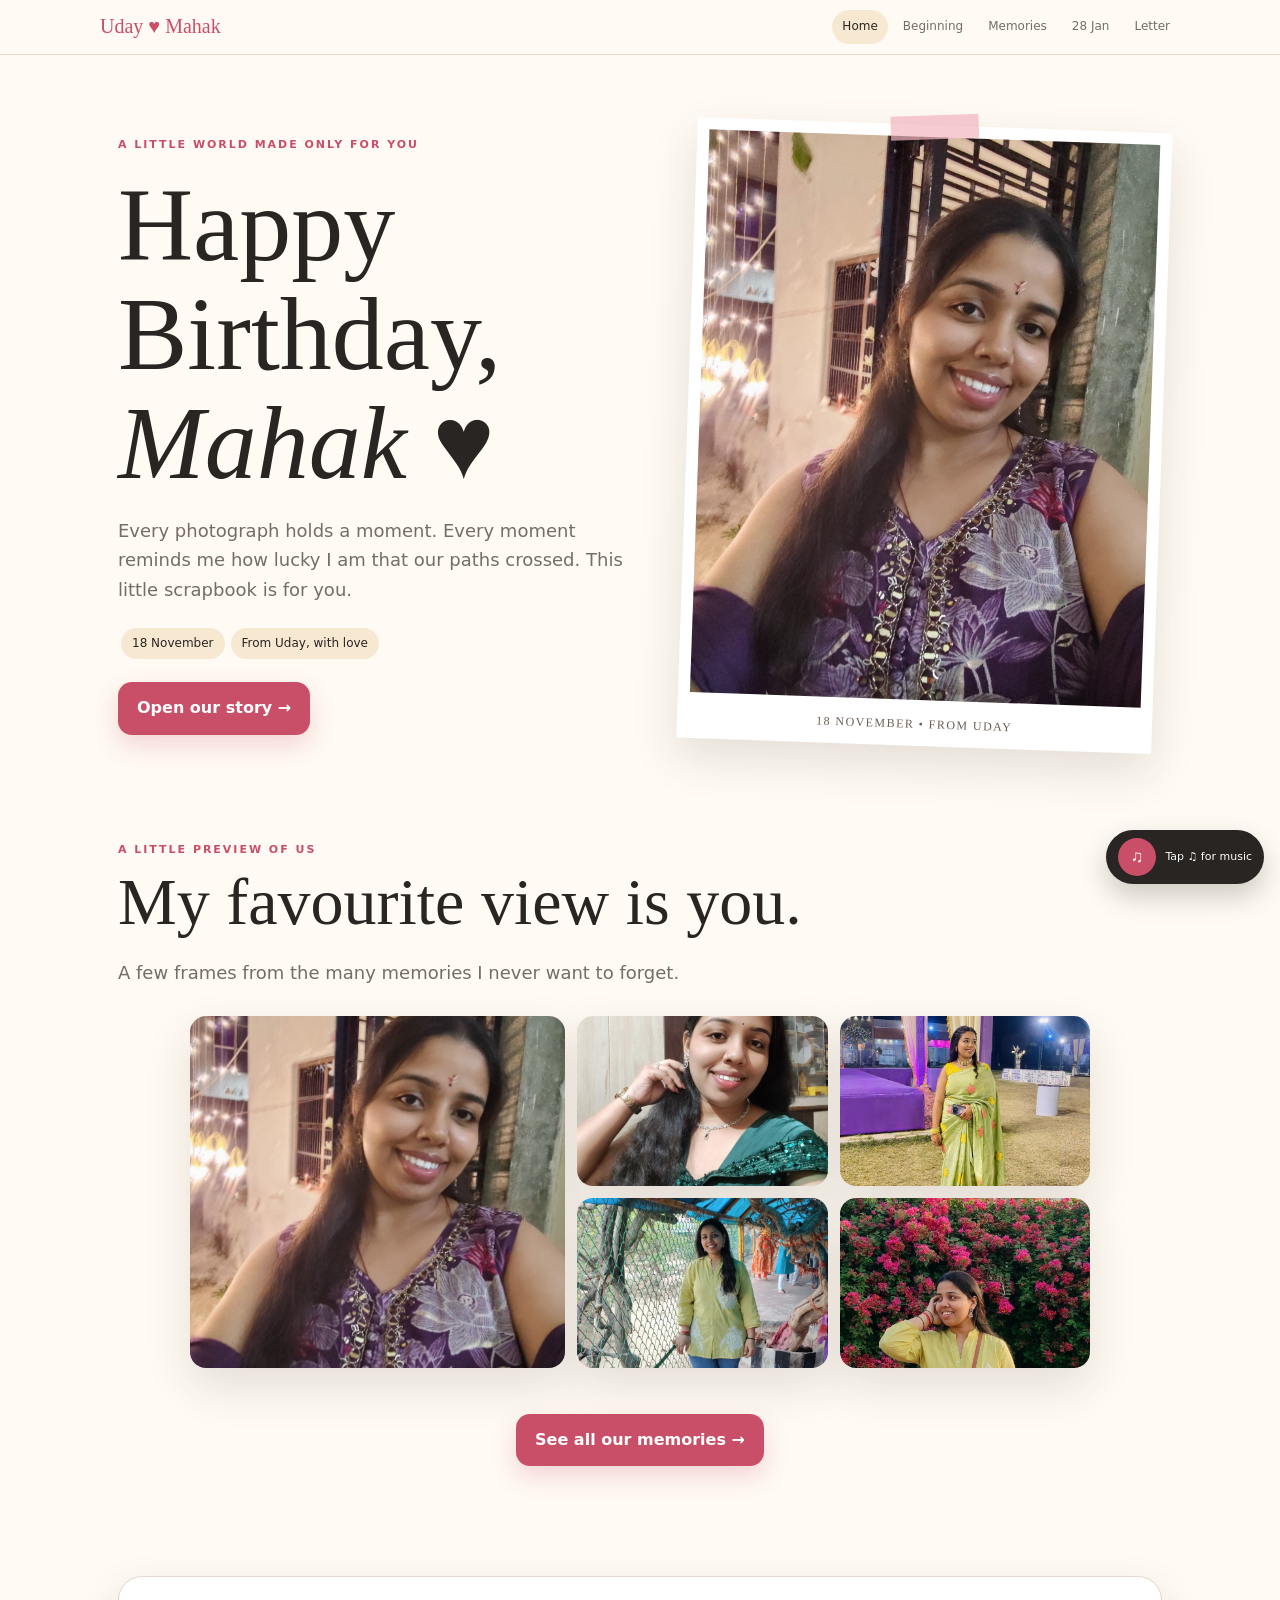
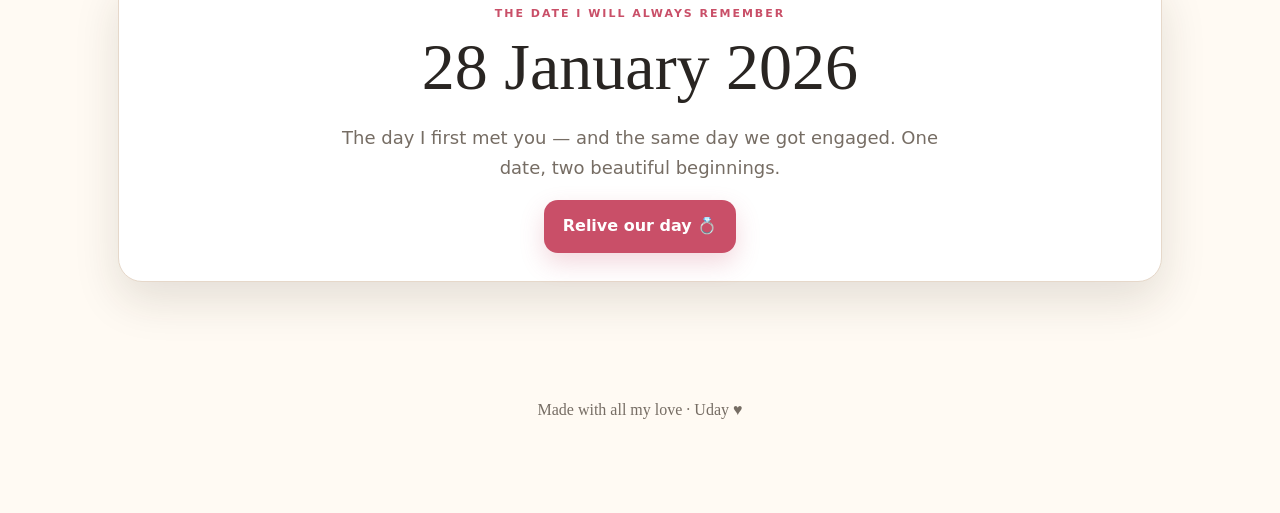
<file: index.html>
<!doctype html><html lang="en"><head><meta charset="utf-8"><meta name="viewport" content="width=device-width,initial-scale=1"><meta name="theme-color" content="#fff8f2"><title>Happy Birthday Mahak ♥</title><link rel="stylesheet" href="style.css"></head><body data-music="music/home.mp3">
<nav class="nav"><div class="nav-inner"><div class="brand">Uday ♥ Mahak</div><div class="navlinks"><a class="active" href="index.html">Home</a><a data-nav href="story.html">Beginning</a><a data-nav href="gallery.html">Memories</a><a data-nav href="engagement.html">28 Jan</a><a data-nav href="letter.html">Letter</a></div></div></nav>
<main class="hero"><div><div class="kicker">A little world made only for you</div><h1>Happy Birthday,<br><i>Mahak</i> ♥</h1><p class="lead">Every photograph holds a moment. Every moment reminds me how lucky I am that our paths crossed. This little scrapbook is for you.</p><span class="badge">18 November</span><span class="badge">From Uday, with love</span><br><a class="btn" data-unlock data-nav href="story.html">Open our story →</a></div><div class="hero-card"><div class="tape"></div><img src="images/mahak-new-2026.jpeg" alt="Mahak, the birthday girl"></div></main>
<section class="section"><div class="kicker">A little preview of us</div><h2>My favourite view is you.</h2><p class="lead">A few frames from the many memories I never want to forget.</p><div class="home-collage"><img class="c1" src="images/mahak-new-2026.jpeg" alt="Mahak"><img class="c2" src="images/mahak-05.jpeg" alt="Mahak memory"><img class="c3" src="images/mahak-17.jpeg" alt="Mahak memory"><img class="c4" src="images/mahak-16.jpeg" alt="Mahak memory"><img class="c5" src="images/mahak-08.jpeg" alt="Mahak memory"></div><div class="center"><a class="btn" data-nav href="gallery.html">See all our memories →</a></div></section>
<section class="section"><div class="paper center"><div class="kicker">The date I will always remember</div><h2>28 January 2026</h2><p class="lead" style="margin:auto">The day I first met you — and the same day we got engaged. One date, two beautiful beginnings.</p><a class="btn" data-nav href="engagement.html">Relive our day 💍</a></div></section><footer class="footer">Made with all my love · Uday ♥</footer><div class="music"><button id="musicToggle" aria-label="Play or pause music">♫</button><small id="musicStatus">Tap ♫ for music</small><audio id="pageMusic" preload="auto"></audio></div><script src="script.js"></script></body></html>
</file>
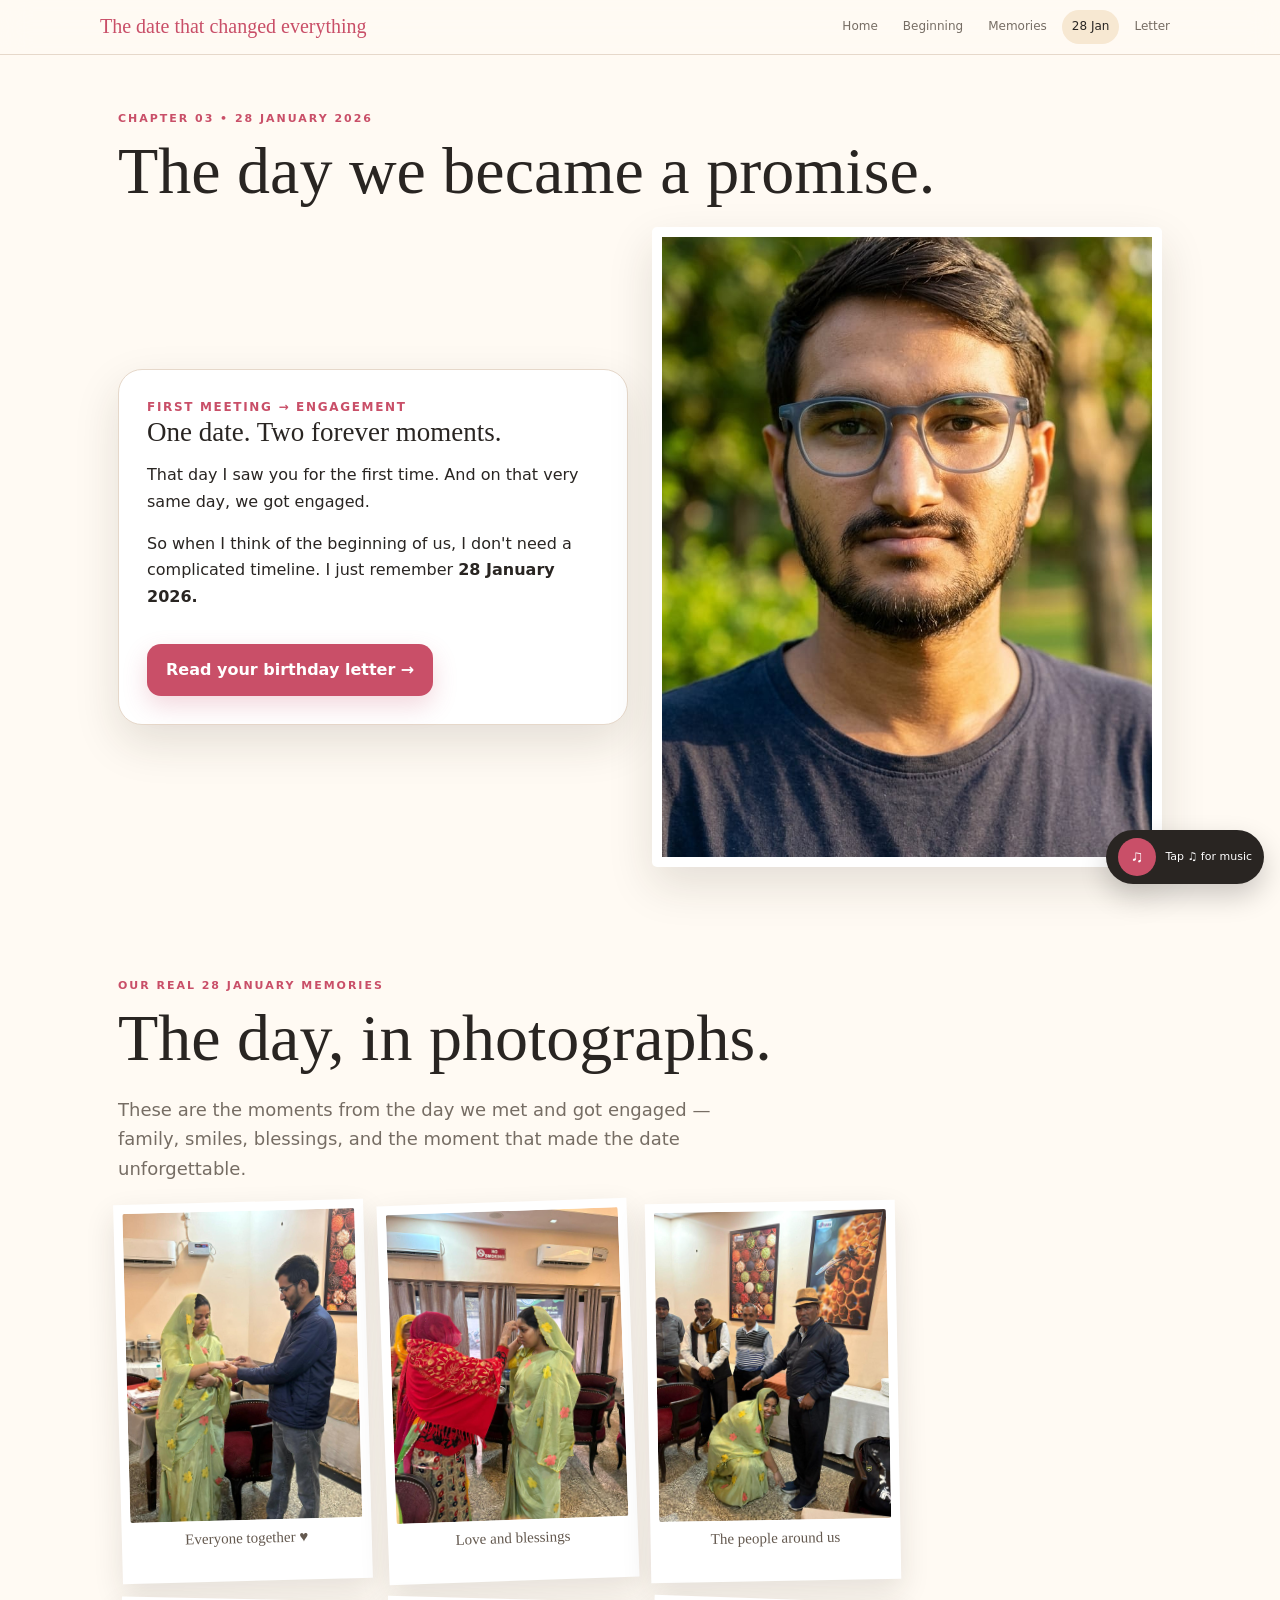
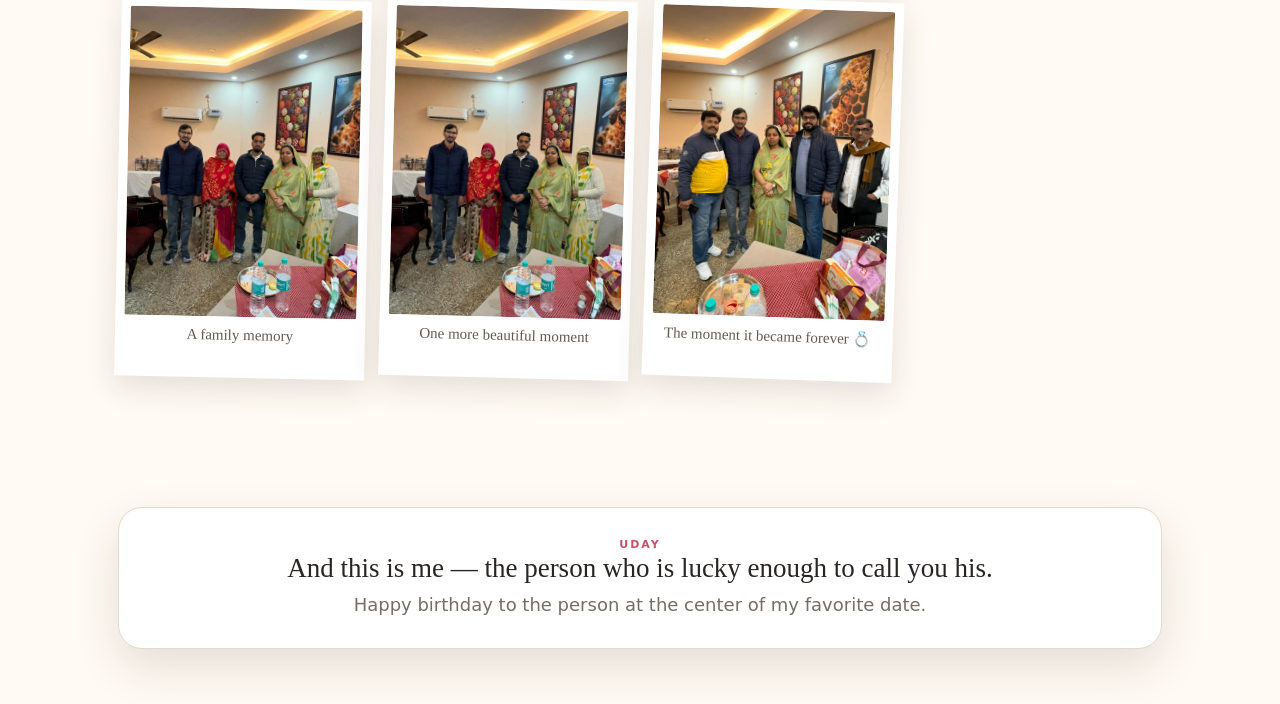
<file: engagement.html>
<!doctype html><html><head><meta charset="utf-8"><meta name="viewport" content="width=device-width,initial-scale=1"><title>28 January 2026</title><link rel="stylesheet" href="style.css"></head><body data-music="music/home.mp3"><nav class="nav"><div class="nav-inner"><div class="brand">The date that changed everything</div><div class="navlinks"><a data-nav href="index.html">Home</a><a data-nav href="story.html">Beginning</a><a data-nav href="gallery.html">Memories</a><a class="active" href="engagement.html">28 Jan</a><a data-nav href="letter.html">Letter</a></div></div></nav><section class="section"><div class="kicker">Chapter 03 • 28 January 2026</div><h2>The day we became a promise.</h2><div class="split"><div class="paper"><div class="date">First meeting → engagement</div><h3>One date. Two forever moments.</h3><p>That day I saw you for the first time. And on that very same day, we got engaged.</p><p>So when I think of the beginning of us, I don't need a complicated timeline. I just remember <b>28 January 2026.</b></p><a class="btn" data-nav href="letter.html">Read your birthday letter →</a></div><div class="photo"><img src="images/Uday2.jpeg" alt="Uday"></div></div></section><section class="section"><div class="kicker">Our real 28 January memories</div><h2>The day, in photographs.</h2><p class="lead">These are the moments from the day we met and got engaged — family, smiles, blessings, and the moment that made the date unforgettable.</p><div class="polaroid-grid">
<figure class="polaroid" style="--r:-1.5deg"><img src="images/engagement-01.jpeg" alt="Family gathering on 28 January 2026"><figcaption>Everyone together ♥</figcaption></figure>
<figure class="polaroid" style="--r:1.2deg"><img src="images/engagement-02.jpeg" alt="Family memory from the engagement day"><figcaption>A family memory</figcaption></figure>
<figure class="polaroid" style="--r:-2deg"><img src="images/engagement-03.jpeg" alt="Mahak with family on the engagement day"><figcaption>Love and blessings</figcaption></figure>
<figure class="polaroid" style="--r:1.5deg"><img src="images/engagement-04.jpeg" alt="Mahak with family"><figcaption>One more beautiful moment</figcaption></figure>
<figure class="polaroid" style="--r:-1deg"><img src="images/engagement-05.jpeg" alt="Family gathering"><figcaption>The people around us</figcaption></figure>
<figure class="polaroid" style="--r:2deg"><img src="images/engagement-06.jpeg" alt="Uday and Mahak exchanging rings"><figcaption>The moment it became forever 💍</figcaption></figure>
</div></section>
<section class="section"><div class="paper" style="text-align:center"><div class="kicker">Uday</div><h3>And this is me — the person who is lucky enough to call you his.</h3><p class="lead" style="margin:auto">Happy birthday to the person at the center of my favorite date.</p></div></section><div class="music"><button id="musicToggle">♫</button><small id="musicStatus">Music</small><audio id="pageMusic" preload="auto"></audio></div><script src="script.js"></script></body></html>
</file>
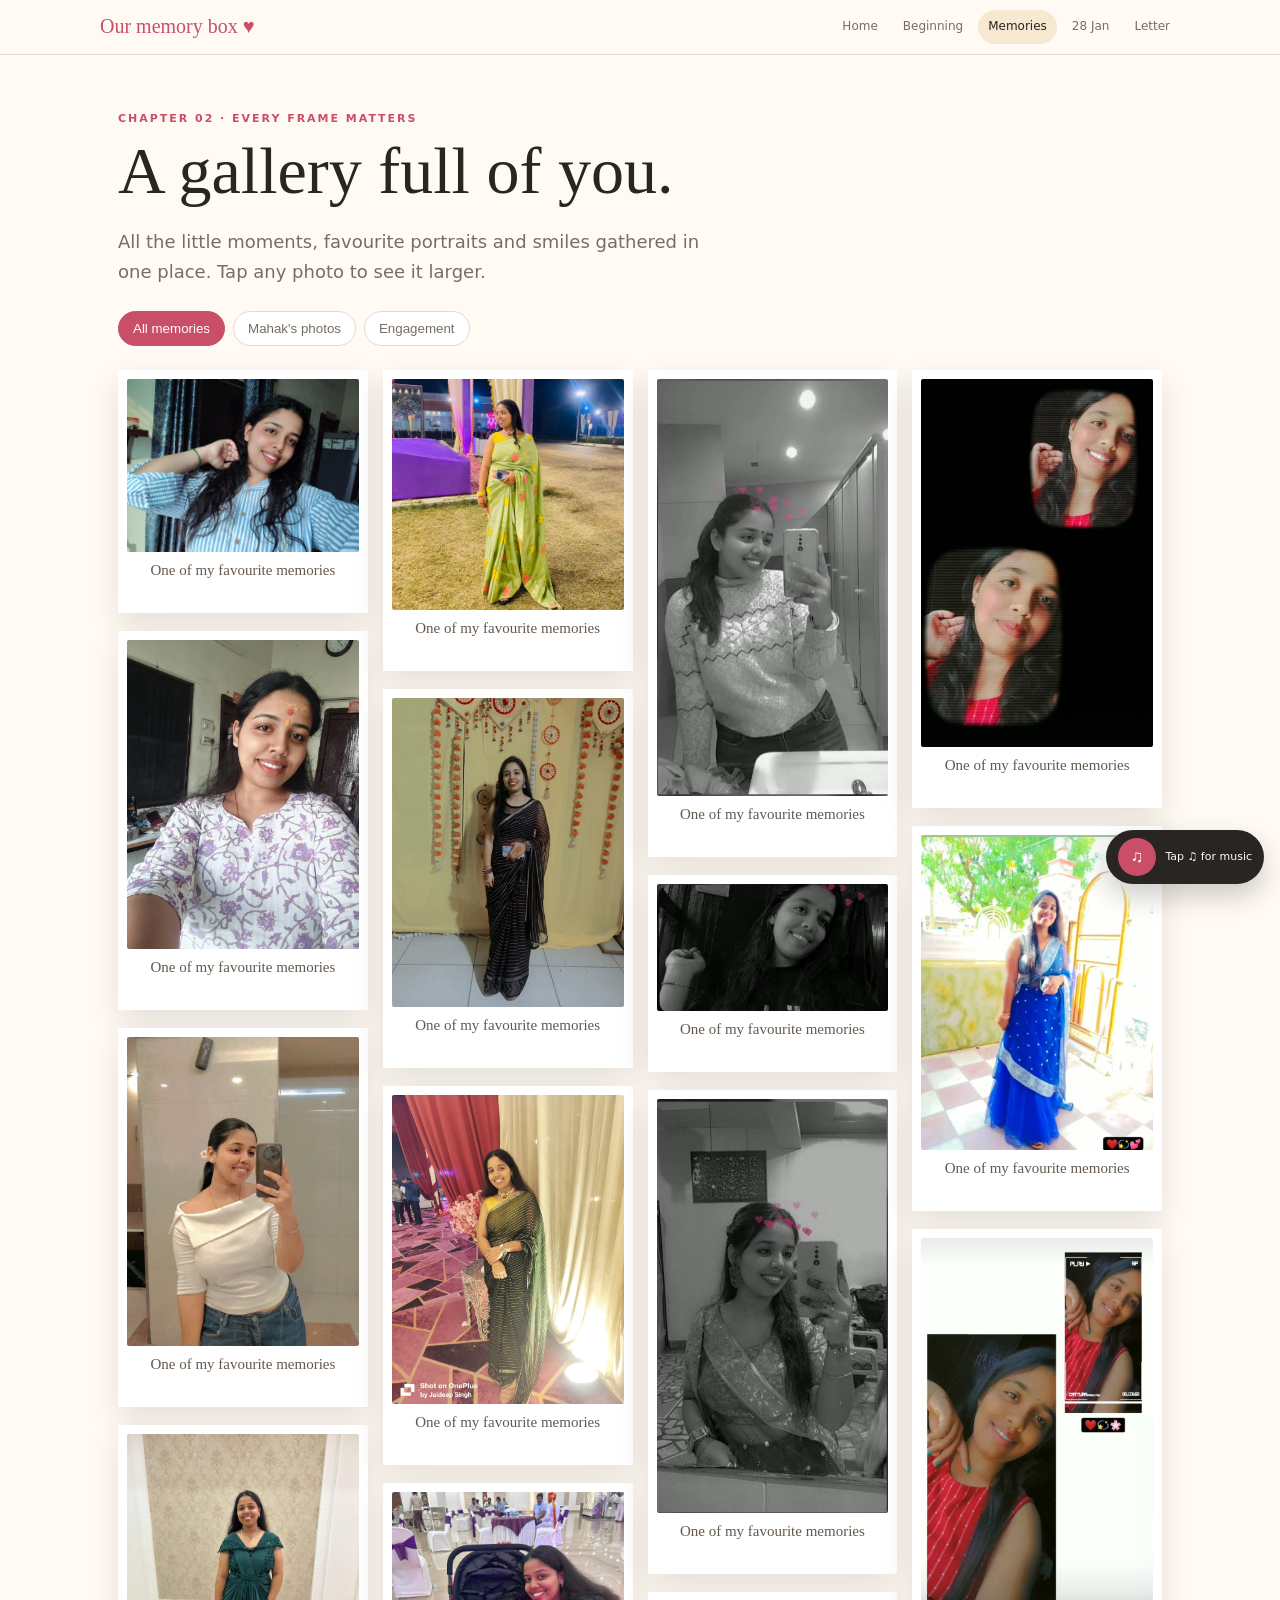
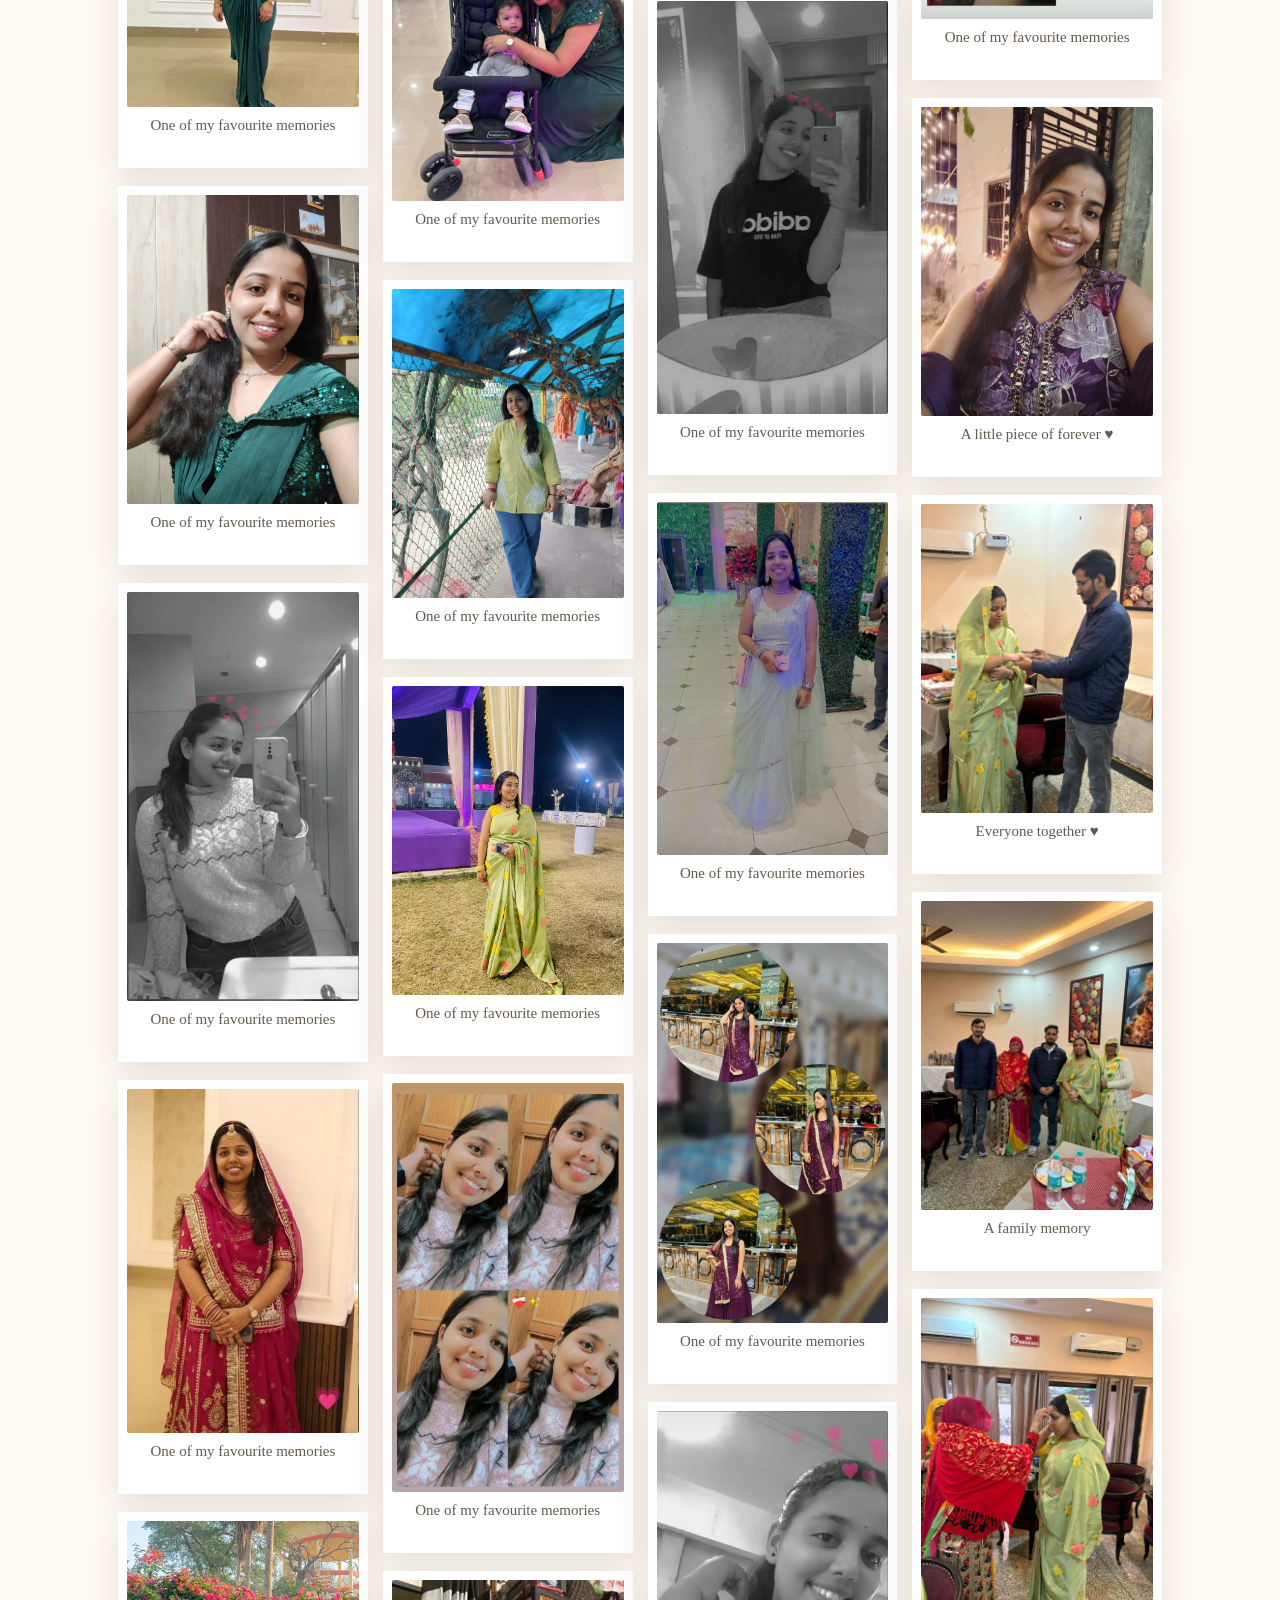
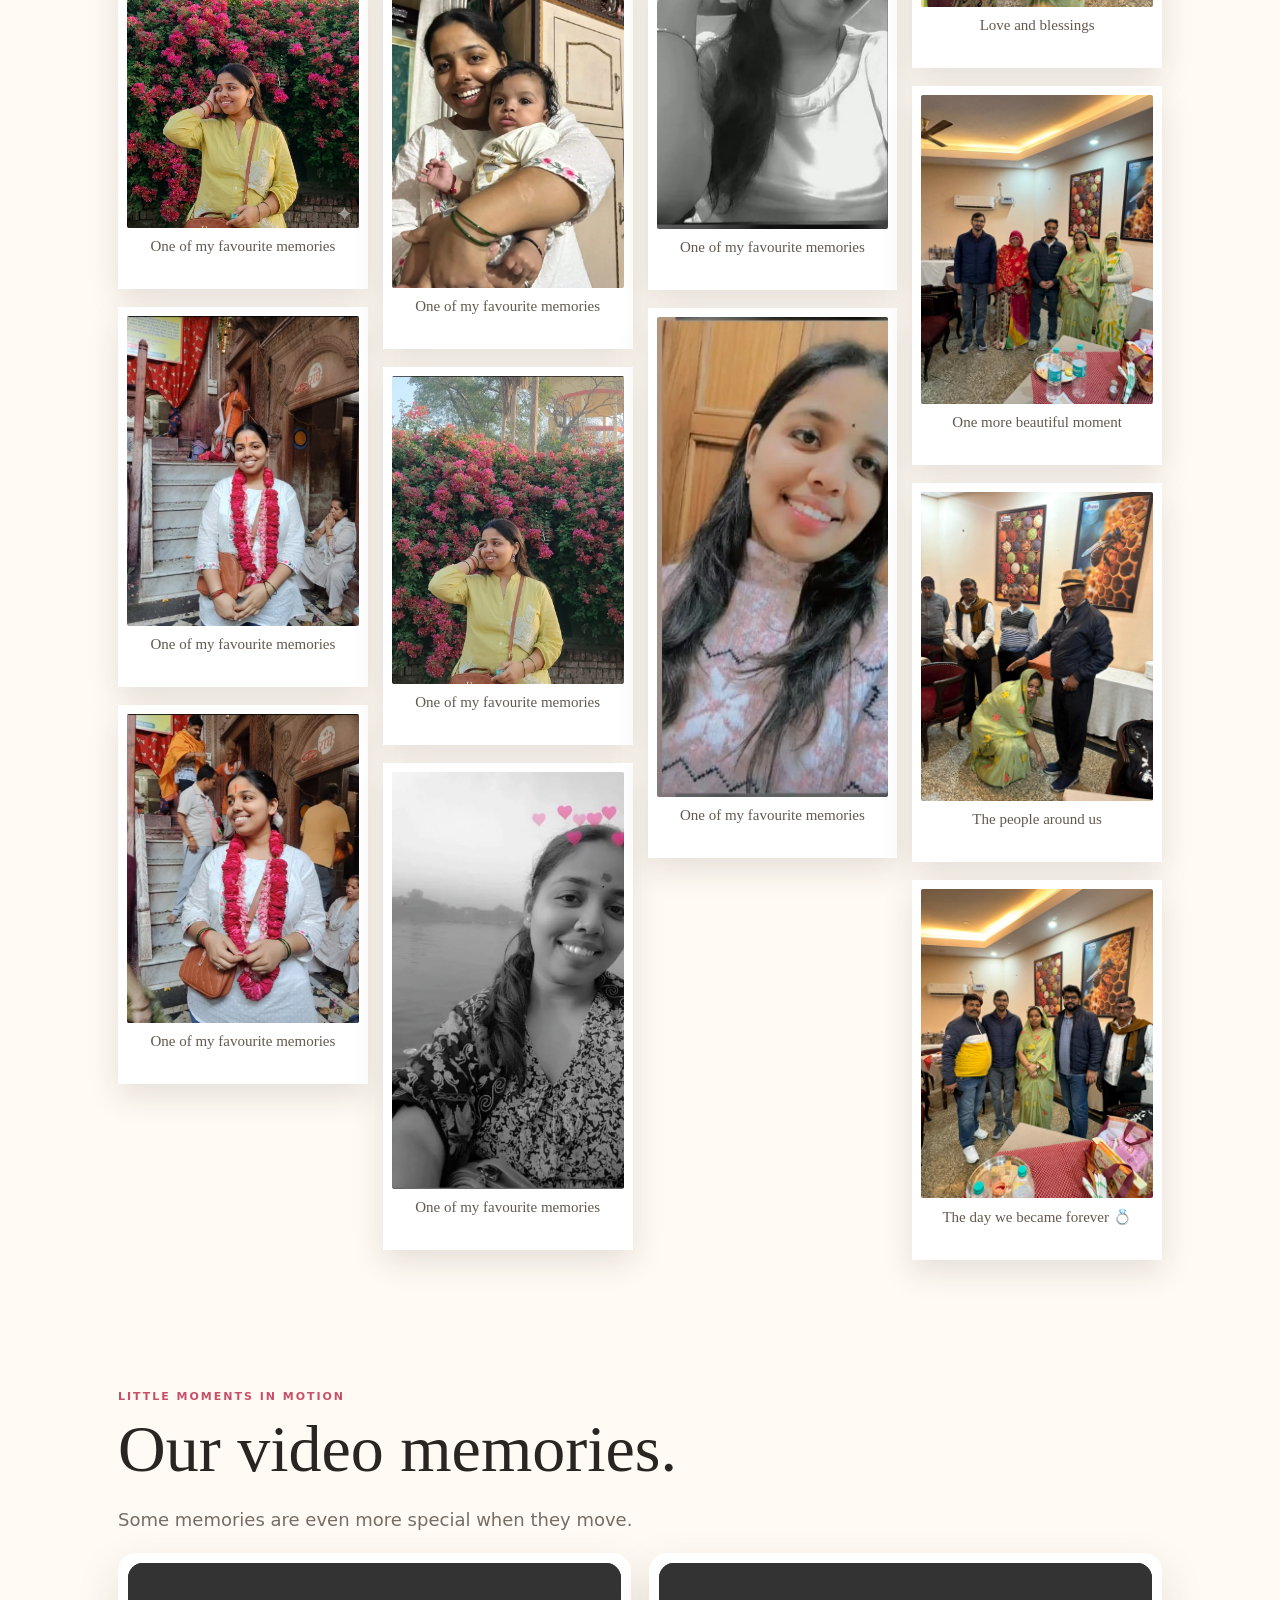
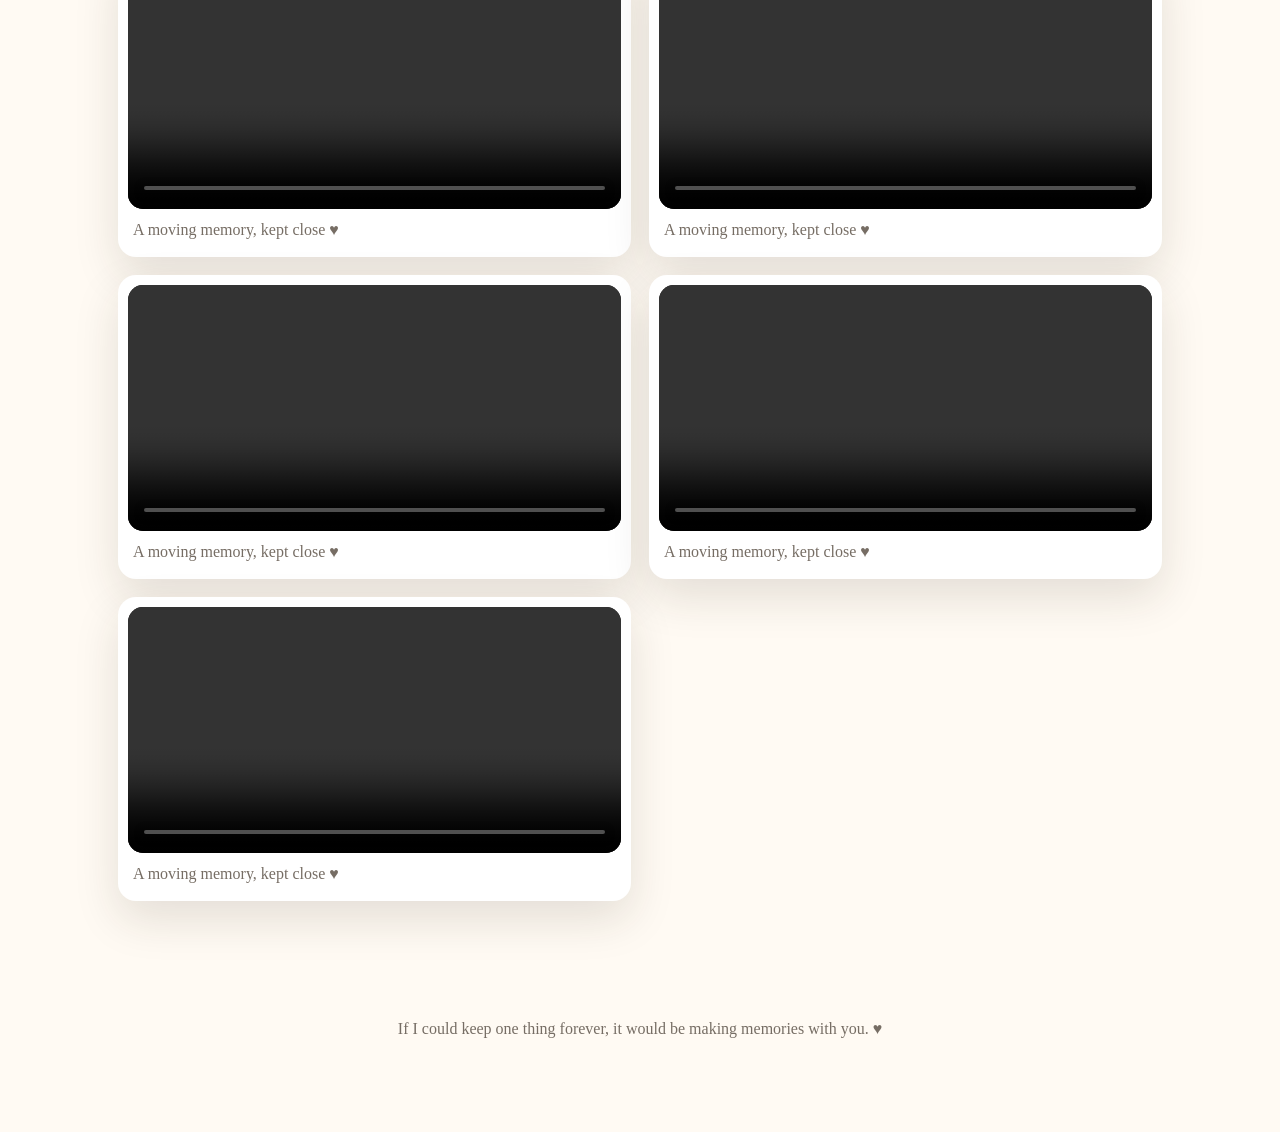
<file: gallery.html>
<!doctype html><html lang="en"><head><meta charset="utf-8"><meta name="viewport" content="width=device-width,initial-scale=1"><title>Our Memories · Mahak & Uday</title><link rel="stylesheet" href="style.css"></head><body data-music="music/home.mp3"><nav class="nav"><div class="nav-inner"><div class="brand">Our memory box ♥</div><div class="navlinks"><a data-nav href="index.html">Home</a><a data-nav href="story.html">Beginning</a><a class="active" href="gallery.html">Memories</a><a data-nav href="engagement.html">28 Jan</a><a data-nav href="letter.html">Letter</a></div></div></nav>
<section class="section"><div class="kicker">Chapter 02 · Every frame matters</div><h2>A gallery full of you.</h2><p class="lead">All the little moments, favourite portraits and smiles gathered in one place. Tap any photo to see it larger.</p><div class="filter-row"><button class="filter active" data-filter="all">All memories</button><button class="filter" data-filter="portrait">Mahak's photos</button><button class="filter" data-filter="engagement">Engagement</button></div><div class="polaroid-grid" id="memoryGrid"><figure class="polaroid" data-kind="portrait"><img loading="lazy" src="images/mahak-01.jpeg" alt="Mahak memory" onclick="openPhoto(this.src)"><figcaption>One of my favourite memories</figcaption></figure>
<figure class="polaroid" data-kind="portrait"><img loading="lazy" src="images/mahak-02.jpeg" alt="Mahak memory" onclick="openPhoto(this.src)"><figcaption>One of my favourite memories</figcaption></figure>
<figure class="polaroid" data-kind="portrait"><img loading="lazy" src="images/mahak-03.jpeg" alt="Mahak memory" onclick="openPhoto(this.src)"><figcaption>One of my favourite memories</figcaption></figure>
<figure class="polaroid" data-kind="portrait"><img loading="lazy" src="images/mahak-04.jpeg" alt="Mahak memory" onclick="openPhoto(this.src)"><figcaption>One of my favourite memories</figcaption></figure>
<figure class="polaroid" data-kind="portrait"><img loading="lazy" src="images/mahak-05.jpeg" alt="Mahak memory" onclick="openPhoto(this.src)"><figcaption>One of my favourite memories</figcaption></figure>
<figure class="polaroid" data-kind="portrait"><img loading="lazy" src="images/mahak-06.jpeg" alt="Mahak memory" onclick="openPhoto(this.src)"><figcaption>One of my favourite memories</figcaption></figure>
<figure class="polaroid" data-kind="portrait"><img loading="lazy" src="images/mahak-07.jpeg" alt="Mahak memory" onclick="openPhoto(this.src)"><figcaption>One of my favourite memories</figcaption></figure>
<figure class="polaroid" data-kind="portrait"><img loading="lazy" src="images/mahak-08.jpeg" alt="Mahak memory" onclick="openPhoto(this.src)"><figcaption>One of my favourite memories</figcaption></figure>
<figure class="polaroid" data-kind="portrait"><img loading="lazy" src="images/mahak-09.jpeg" alt="Mahak memory" onclick="openPhoto(this.src)"><figcaption>One of my favourite memories</figcaption></figure>
<figure class="polaroid" data-kind="portrait"><img loading="lazy" src="images/mahak-10.jpeg" alt="Mahak memory" onclick="openPhoto(this.src)"><figcaption>One of my favourite memories</figcaption></figure>
<figure class="polaroid" data-kind="portrait"><img loading="lazy" src="images/mahak-12.jpeg" alt="Mahak memory" onclick="openPhoto(this.src)"><figcaption>One of my favourite memories</figcaption></figure>
<figure class="polaroid" data-kind="portrait"><img loading="lazy" src="images/mahak-13.jpeg" alt="Mahak memory" onclick="openPhoto(this.src)"><figcaption>One of my favourite memories</figcaption></figure>
<figure class="polaroid" data-kind="portrait"><img loading="lazy" src="images/mahak-14.jpeg" alt="Mahak memory" onclick="openPhoto(this.src)"><figcaption>One of my favourite memories</figcaption></figure>
<figure class="polaroid" data-kind="portrait"><img loading="lazy" src="images/mahak-15.jpeg" alt="Mahak memory" onclick="openPhoto(this.src)"><figcaption>One of my favourite memories</figcaption></figure>
<figure class="polaroid" data-kind="portrait"><img loading="lazy" src="images/mahak-16.jpeg" alt="Mahak memory" onclick="openPhoto(this.src)"><figcaption>One of my favourite memories</figcaption></figure>
<figure class="polaroid" data-kind="portrait"><img loading="lazy" src="images/mahak-17.jpeg" alt="Mahak memory" onclick="openPhoto(this.src)"><figcaption>One of my favourite memories</figcaption></figure>
<figure class="polaroid" data-kind="portrait"><img loading="lazy" src="images/mahak-18.jpeg" alt="Mahak memory" onclick="openPhoto(this.src)"><figcaption>One of my favourite memories</figcaption></figure>
<figure class="polaroid" data-kind="portrait"><img loading="lazy" src="images/mahak-19.jpeg" alt="Mahak memory" onclick="openPhoto(this.src)"><figcaption>One of my favourite memories</figcaption></figure>
<figure class="polaroid" data-kind="portrait"><img loading="lazy" src="images/mahak-20.jpeg" alt="Mahak memory" onclick="openPhoto(this.src)"><figcaption>One of my favourite memories</figcaption></figure>
<figure class="polaroid" data-kind="portrait"><img loading="lazy" src="images/mahak-21.jpeg" alt="Mahak memory" onclick="openPhoto(this.src)"><figcaption>One of my favourite memories</figcaption></figure>
<figure class="polaroid" data-kind="portrait"><img loading="lazy" src="images/mahak-22.jpeg" alt="Mahak memory" onclick="openPhoto(this.src)"><figcaption>One of my favourite memories</figcaption></figure>
<figure class="polaroid" data-kind="portrait"><img loading="lazy" src="images/mahak-23.jpeg" alt="Mahak memory" onclick="openPhoto(this.src)"><figcaption>One of my favourite memories</figcaption></figure>
<figure class="polaroid" data-kind="portrait"><img loading="lazy" src="images/mahak-231.jpeg" alt="Mahak memory" onclick="openPhoto(this.src)"><figcaption>One of my favourite memories</figcaption></figure>
<figure class="polaroid" data-kind="portrait"><img loading="lazy" src="images/mahak-232.jpeg" alt="Mahak memory" onclick="openPhoto(this.src)"><figcaption>One of my favourite memories</figcaption></figure>
<figure class="polaroid" data-kind="portrait"><img loading="lazy" src="images/mahak-233.jpeg" alt="Mahak memory" onclick="openPhoto(this.src)"><figcaption>One of my favourite memories</figcaption></figure>
<figure class="polaroid" data-kind="portrait"><img loading="lazy" src="images/mahak-234.jpeg" alt="Mahak memory" onclick="openPhoto(this.src)"><figcaption>One of my favourite memories</figcaption></figure>
<figure class="polaroid" data-kind="portrait"><img loading="lazy" src="images/mahak-235.jpeg" alt="Mahak memory" onclick="openPhoto(this.src)"><figcaption>One of my favourite memories</figcaption></figure>
<figure class="polaroid" data-kind="portrait"><img loading="lazy" src="images/mahak-236.jpeg" alt="Mahak memory" onclick="openPhoto(this.src)"><figcaption>One of my favourite memories</figcaption></figure>
<figure class="polaroid" data-kind="portrait"><img loading="lazy" src="images/mahak-237.jpeg" alt="Mahak memory" onclick="openPhoto(this.src)"><figcaption>One of my favourite memories</figcaption></figure>
<figure class="polaroid" data-kind="portrait"><img loading="lazy" src="images/mahak-238.jpeg" alt="Mahak memory" onclick="openPhoto(this.src)"><figcaption>One of my favourite memories</figcaption></figure>
<figure class="polaroid" data-kind="portrait"><img loading="lazy" src="images/mahak-239.jpeg" alt="Mahak memory" onclick="openPhoto(this.src)"><figcaption>One of my favourite memories</figcaption></figure>
<figure class="polaroid" data-kind="portrait"><img loading="lazy" src="images/mahak-new-2026.jpeg" alt="Mahak memory" onclick="openPhoto(this.src)"><figcaption>A little piece of forever ♥</figcaption></figure>
<figure class="polaroid" data-kind="engagement"><img loading="lazy" src="images/engagement-01.jpeg" alt="Our engagement memory" onclick="openPhoto(this.src)"><figcaption>Everyone together ♥</figcaption></figure>
<figure class="polaroid" data-kind="engagement"><img loading="lazy" src="images/engagement-02.jpeg" alt="Our engagement memory" onclick="openPhoto(this.src)"><figcaption>A family memory</figcaption></figure>
<figure class="polaroid" data-kind="engagement"><img loading="lazy" src="images/engagement-03.jpeg" alt="Our engagement memory" onclick="openPhoto(this.src)"><figcaption>Love and blessings</figcaption></figure>
<figure class="polaroid" data-kind="engagement"><img loading="lazy" src="images/engagement-04.jpeg" alt="Our engagement memory" onclick="openPhoto(this.src)"><figcaption>One more beautiful moment</figcaption></figure>
<figure class="polaroid" data-kind="engagement"><img loading="lazy" src="images/engagement-05.jpeg" alt="Our engagement memory" onclick="openPhoto(this.src)"><figcaption>The people around us</figcaption></figure>
<figure class="polaroid" data-kind="engagement"><img loading="lazy" src="images/engagement-06.jpeg" alt="Our engagement memory" onclick="openPhoto(this.src)"><figcaption>The day we became forever 💍</figcaption></figure></div></section>
<section class="section"><div class="kicker">Little moments in motion</div><h2>Our video memories.</h2><p class="lead">Some memories are even more special when they move.</p><div class="video-grid"><div class="video-card"><video controls playsinline preload="metadata" src="video/mahak-11.mp4"></video><p>A moving memory, kept close ♥</p></div>
<div class="video-card"><video controls playsinline preload="metadata" src="video/mahak-2310.mp4"></video><p>A moving memory, kept close ♥</p></div>
<div class="video-card"><video controls playsinline preload="metadata" src="video/mahak-new-video-01.mp4"></video><p>A moving memory, kept close ♥</p></div>
<div class="video-card"><video controls playsinline preload="metadata" src="video/mahak-new-video-02.mp4"></video><p>A moving memory, kept close ♥</p></div>
<div class="video-card"><video controls playsinline preload="metadata" src="video/mahak-new-video-03.mp4"></video><p>A moving memory, kept close ♥</p></div></div></section><footer class="footer">If I could keep one thing forever, it would be making memories with you. ♥</footer>
<div class="lightbox" id="lightbox" onclick="closePhoto()"><button aria-label="Close">×</button><img id="lightboxImage" alt="Expanded memory"></div><div class="music"><button id="musicToggle" aria-label="Play or pause music">♫</button><small id="musicStatus">Tap ♫ for music</small><audio id="pageMusic" preload="auto"></audio></div><script src="script.js"></script></body></html>
</file>
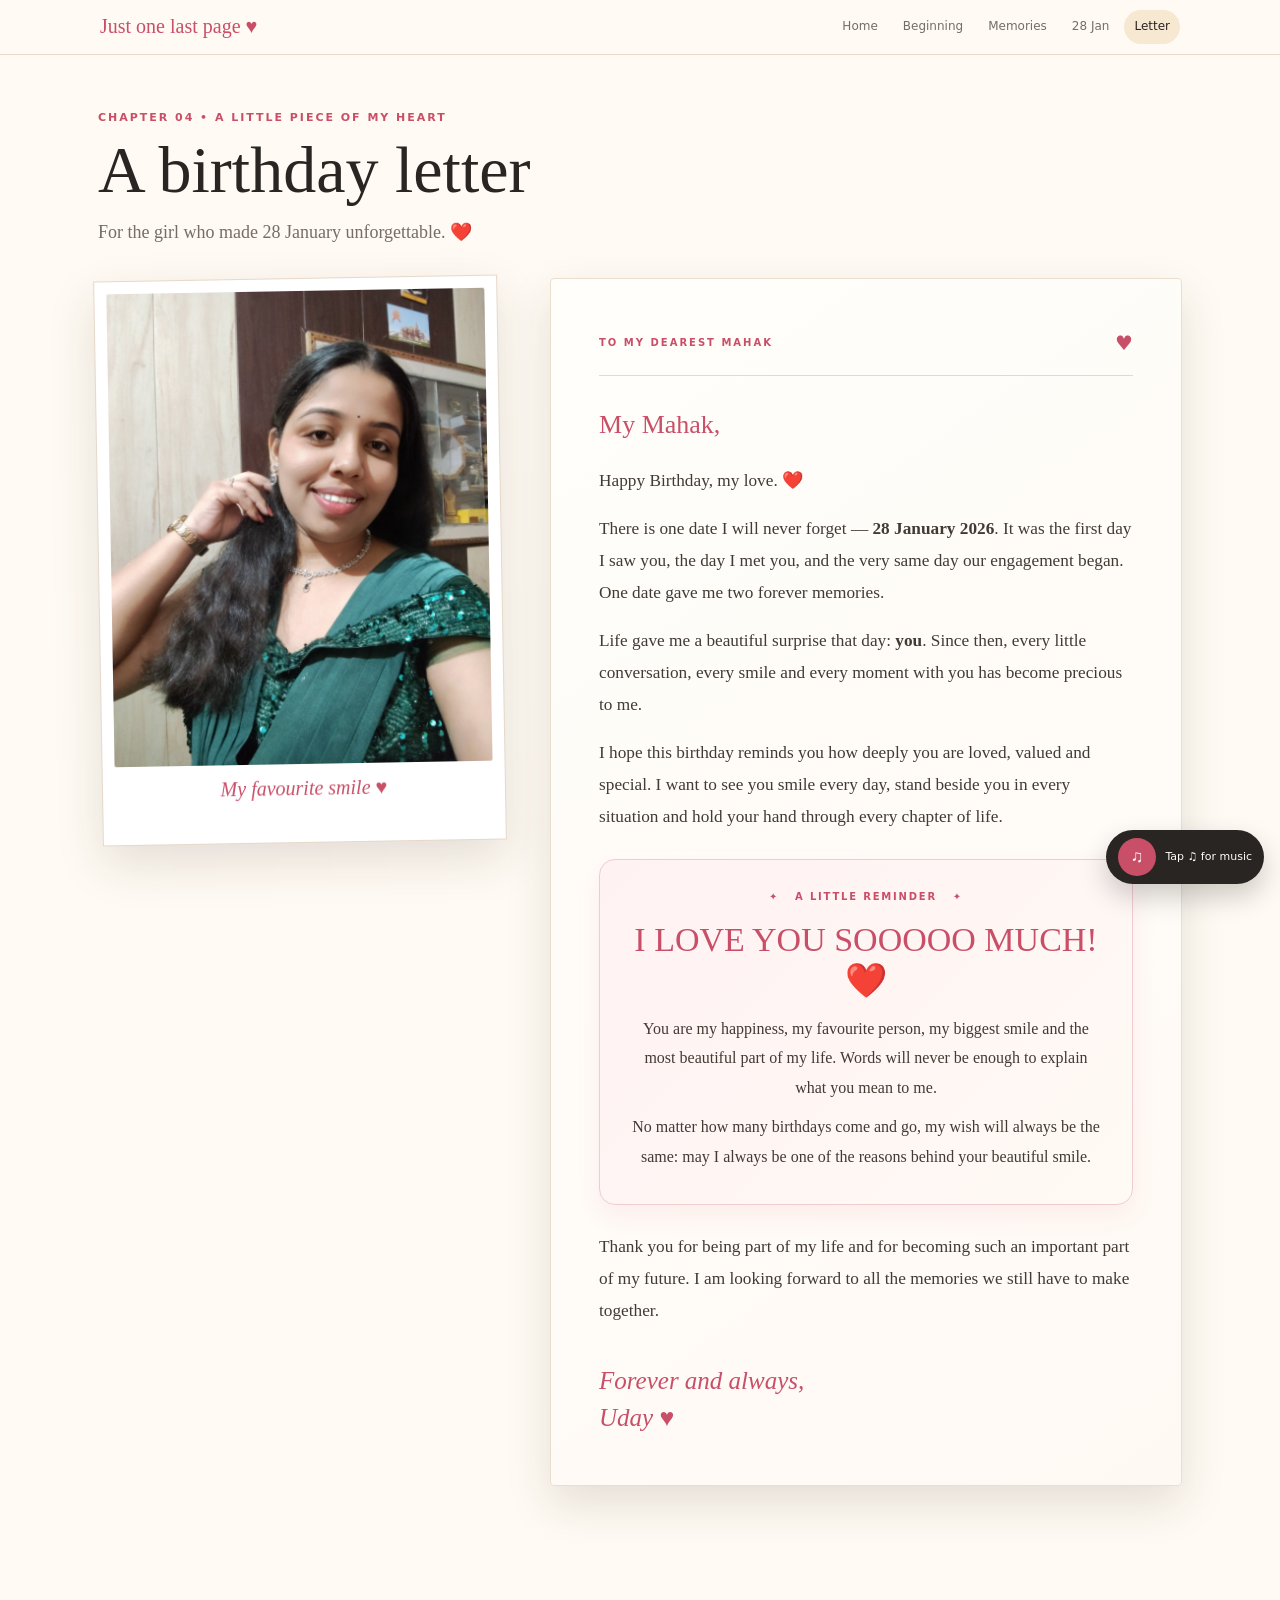
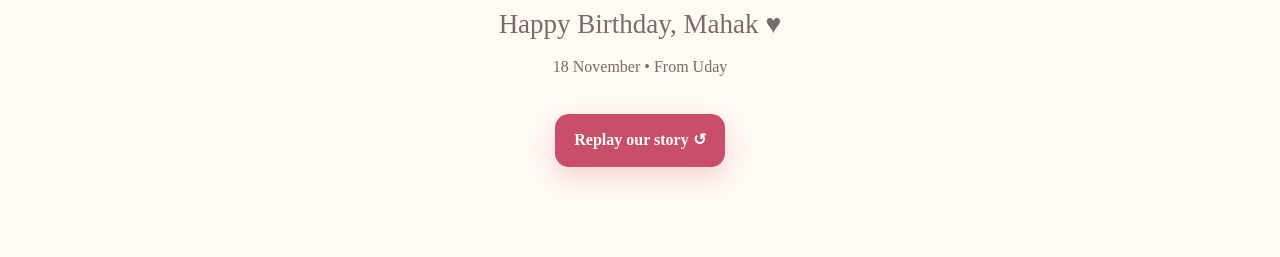
<file: letter.html>
<!doctype html><html><head><meta charset="utf-8"><meta name="viewport" content="width=device-width,initial-scale=1"><title>A Letter for Mahak</title><link rel="stylesheet" href="style.css"></head><body data-music="music/home.mp3"><nav class="nav"><div class="nav-inner"><div class="brand">Just one last page ♥</div><div class="navlinks"><a data-nav href="index.html">Home</a><a data-nav href="story.html">Beginning</a><a data-nav href="gallery.html">Memories</a><a data-nav href="engagement.html">28 Jan</a><a class="active" href="letter.html">Letter</a></div></div></nav><section class="section letter-section">
  <div class="kicker">Chapter 04 • A little piece of my heart</div>
  <h2>A birthday letter</h2>
  <p class="letter-intro">For the girl who made 28 January unforgettable. ❤️</p>
  <div class="letter-layout">
    <figure class="letter-portrait">
      <img src="images/mahak-05.jpeg" alt="Mahak, my favourite person" loading="eager">
      <figcaption>My favourite smile ♥</figcaption>
    </figure>
    <article class="letter">
      <div class="letter-topline">TO MY DEAREST MAHAK <span>♥</span></div>
      <p class="letter-greeting">My Mahak,</p>
      <p>Happy Birthday, my love. ❤️</p>
      <p>There is one date I will never forget — <b>28 January 2026</b>. It was the first day I saw you, the day I met you, and the very same day our engagement began. One date gave me two forever memories.</p>
      <p>Life gave me a beautiful surprise that day: <b>you</b>. Since then, every little conversation, every smile and every moment with you has become precious to me.</p>
      <p>I hope this birthday reminds you how deeply you are loved, valued and special. I want to see you smile every day, stand beside you in every situation and hold your hand through every chapter of life.</p>
      <div class="love-note">
        <span class="love-sparkle">✦ &nbsp; A little reminder &nbsp; ✦</span>
        <h3>I LOVE YOU SOOOOO MUCH! ❤️</h3>
        <p>You are my happiness, my favourite person, my biggest smile and the most beautiful part of my life. Words will never be enough to explain what you mean to me.</p>
        <p>No matter how many birthdays come and go, my wish will always be the same: may I always be one of the reasons behind your beautiful smile.</p>
      </div>
      <p>Thank you for being part of my life and for becoming such an important part of my future. I am looking forward to all the memories we still have to make together.</p>
      <div class="signature">Forever and always,<br><strong>Uday</strong> ♥</div>
    </article>
  </div>
</section><footer class="footer"><h3>Happy Birthday, Mahak ♥</h3><p>18 November • From Uday</p><a class="btn" data-nav href="index.html">Replay our story ↺</a></footer><div class="music"><button id="musicToggle">♫</button><small id="musicStatus">Music</small><audio id="pageMusic" preload="auto"></audio></div><script src="script.js"></script></body></html>
</file>
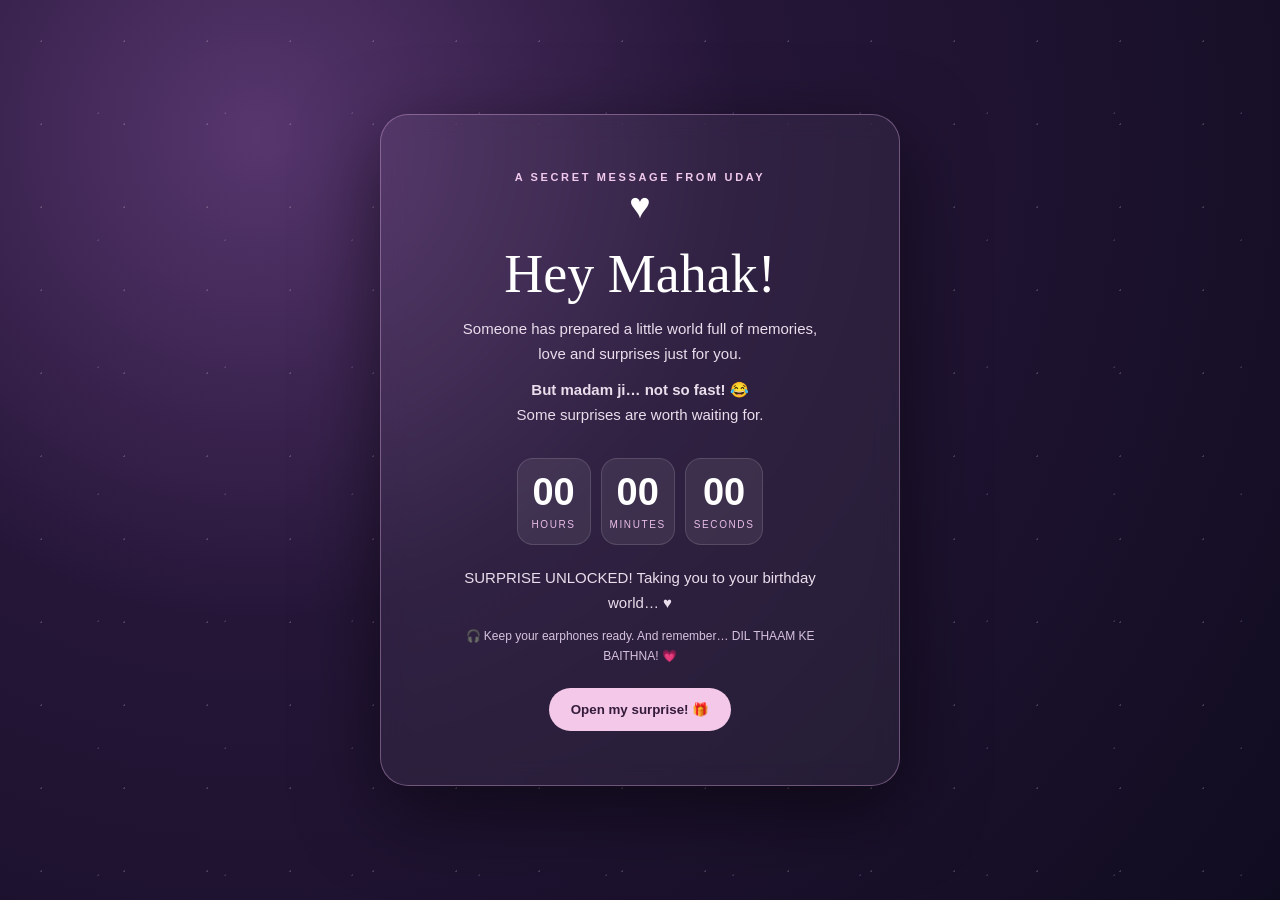
<file: midnight-surprise.html>
<!doctype html>
<html lang="en">
<head>
<meta charset="utf-8">
<meta name="viewport" content="width=device-width, initial-scale=1">
<meta name="theme-color" content="#170f2c">
<title>A little surprise for Mahak ♥</title>
<style>
*{box-sizing:border-box}body{margin:0;min-height:100vh;display:grid;place-items:center;padding:22px;background:radial-gradient(circle at 20% 15%,#57366e 0,#251638 38%,#100c20 100%);color:#fff;font-family:Georgia,'Times New Roman',serif;text-align:center;overflow:hidden}
.card{width:min(100%,520px);padding:clamp(28px,7vw,54px) 24px;border:1px solid #d9a9dc66;border-radius:28px;background:#ffffff0d;box-shadow:0 24px 80px #0008;backdrop-filter:blur(12px);position:relative}
.eyebrow{font:600 11px/1.5 Arial,sans-serif;letter-spacing:.24em;text-transform:uppercase;color:#f1c9ed}
h1{font-size:clamp(34px,8vw,54px);line-height:1.08;margin:18px 0 12px;font-weight:500}
p{font:15px/1.7 Arial,sans-serif;color:#eaddec;margin:10px auto;max-width:370px}
.heart{font-size:36px;animation:pulse 1.4s infinite}
.timer{display:flex;justify-content:center;gap:10px;margin:30px 0 20px}
.unit{min-width:74px;padding:14px 8px;border-radius:16px;background:#ffffff12;border:1px solid #ffffff22}
.num{font:600 clamp(28px,7vw,38px)/1 Arial,sans-serif;color:#fff}
.lab{font:10px Arial,sans-serif;letter-spacing:.16em;color:#e8bde7;margin-top:8px}
.note{font-size:12px;color:#d8c3df}
button{border:0;border-radius:999px;padding:14px 22px;background:#f4c8e9;color:#341b3b;font-weight:700;cursor:pointer;margin-top:12px}
button:focus{outline:3px solid white;outline-offset:3px}
@keyframes pulse{50%{transform:scale(1.16)}}
.stars{position:fixed;inset:0;pointer-events:none;background-image:radial-gradient(#fff9 1px,transparent 1px),radial-gradient(#eab8ff88 1px,transparent 1px);background-size:83px 83px,127px 127px;background-position:0 0,35px 50px;opacity:.3}
</style>
</head>
<body>
<div class="stars"></div>
<main class="card">
  <div class="eyebrow">A secret message from Uday</div>
  <div class="heart">♥</div>
  <h1>Hey Mahak!</h1>
  <p>Someone has prepared a little world full of memories, love and surprises just for you.</p>
  <p><strong>But madam ji… not so fast! 😂</strong><br>Some surprises are worth waiting for.</p>
  <div class="timer" aria-live="polite">
    <div class="unit"><div class="num" id="hours">00</div><div class="lab">HOURS</div></div>
    <div class="unit"><div class="num" id="minutes">00</div><div class="lab">MINUTES</div></div>
    <div class="unit"><div class="num" id="seconds">00</div><div class="lab">SECONDS</div></div>
  </div>
  <p id="status">Your surprise unlocks at <strong>12:00 AM · 18 November</strong>.</p>
  <p class="note">🎧 Keep your earphones ready. And remember… DIL THAAM KE BAITHNA! 💗</p>
  <button id="check" type="button">I'm waiting… 💕</button>
</main>
<script>
(() => {
  // India Standard Time: 18 November 2026, 00:00
  const target = new Date('2026-11-18T00:00:00+05:30').getTime();
  const birthdayUrl = 'https://udaysingh2001.github.io/mahak-birthday-v62/index.html';
  const pad = n => String(n).padStart(2,'0');
  function tick(){
    const diff = target - Date.now();
    if(diff <= 0){
      document.getElementById('hours').textContent='00';
      document.getElementById('minutes').textContent='00';
      document.getElementById('seconds').textContent='00';
      document.getElementById('status').textContent='SURPRISE UNLOCKED! Taking you to your birthday world… ♥';
      document.getElementById('check').textContent='Open my surprise! 🎁';
      setTimeout(() => location.replace(birthdayUrl), 1800);
      return;
    }
    const total = Math.floor(diff/1000);
    document.getElementById('hours').textContent=pad(Math.floor(total/3600));
    document.getElementById('minutes').textContent=pad(Math.floor((total%3600)/60));
    document.getElementById('seconds').textContent=pad(total%60);
    document.getElementById('check').onclick=()=>{ tick(); };
  }
  tick();
  setInterval(tick,1000);
})();
</script>
</body>
</html>
</file>
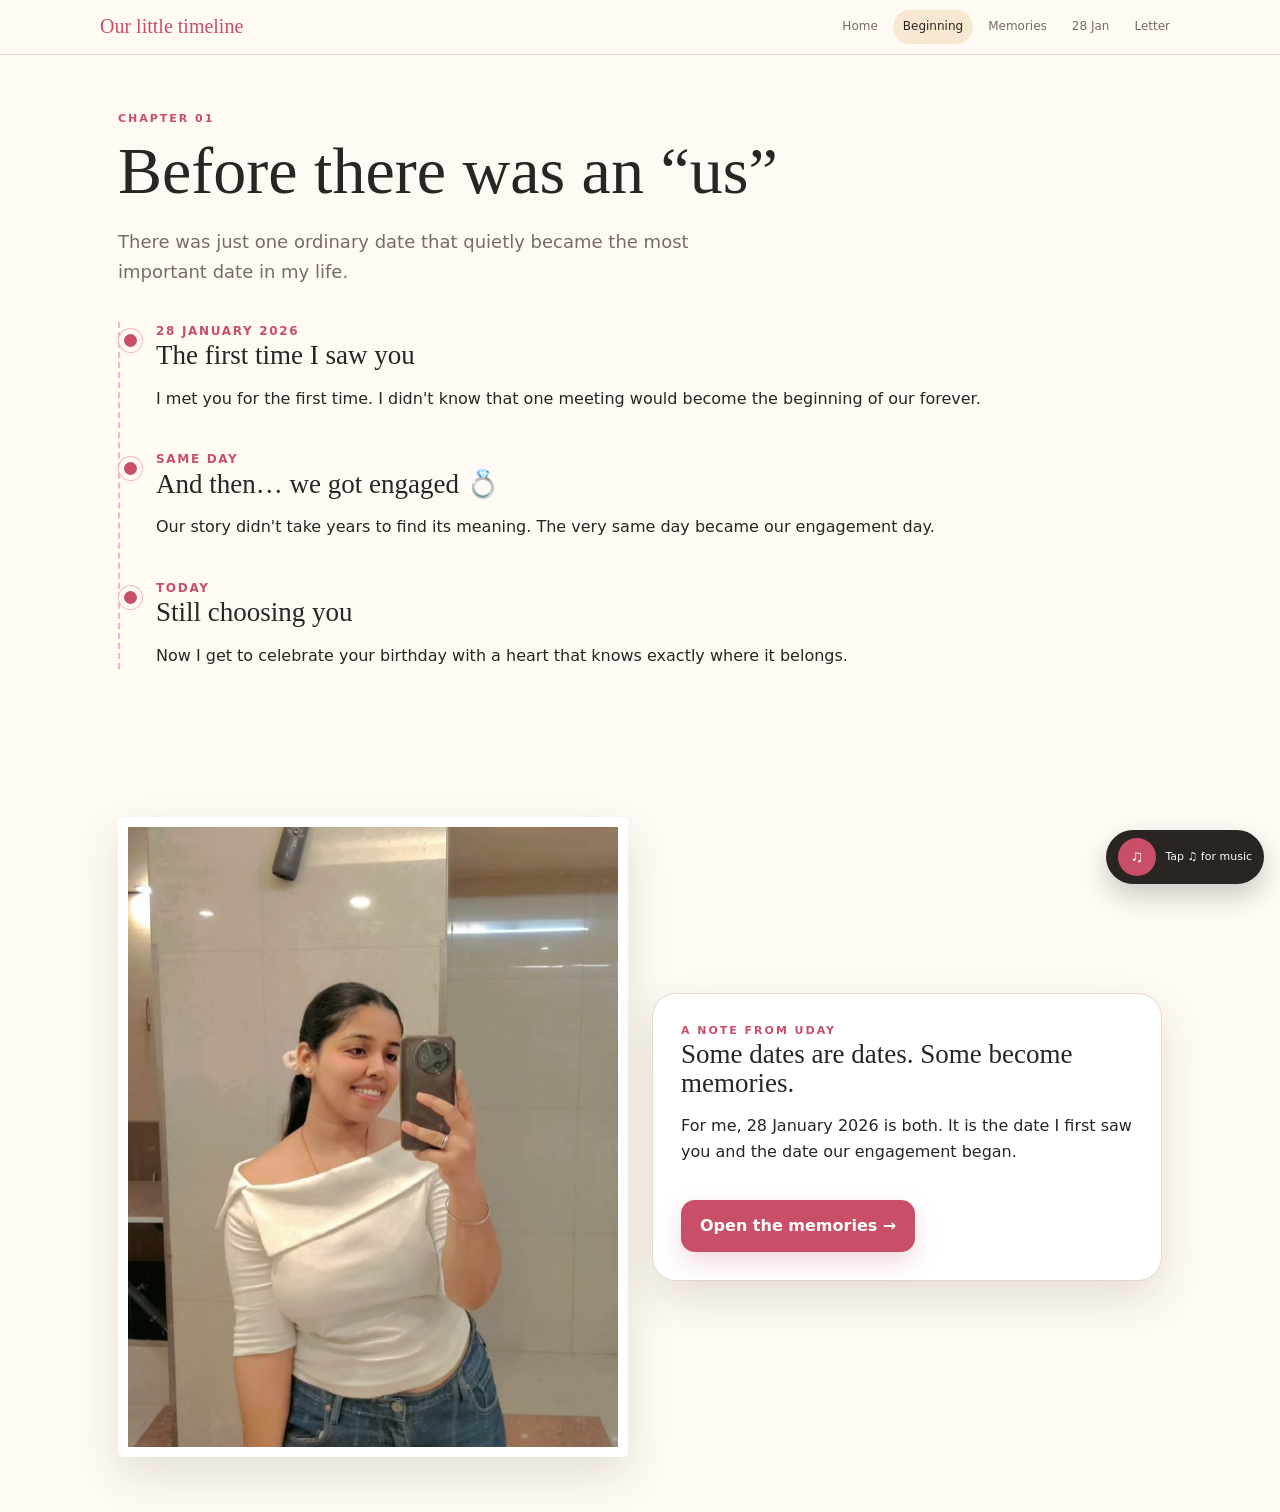
<file: story.html>
<!doctype html><html><head><meta charset="utf-8"><meta name="viewport" content="width=device-width,initial-scale=1"><title>Our Beginning</title><link rel="stylesheet" href="style.css"></head><body data-music="music/home.mp3"><nav class="nav"><div class="nav-inner"><div class="brand">Our little timeline</div><div class="navlinks"><a data-nav href="index.html">Home</a><a class="active" href="story.html">Beginning</a><a data-nav href="gallery.html">Memories</a><a data-nav href="engagement.html">28 Jan</a><a data-nav href="letter.html">Letter</a></div></div></nav><section class="section"><div class="kicker">Chapter 01</div><h2>Before there was an “us”</h2><p class="lead">There was just one ordinary date that quietly became the most important date in my life.</p><div class="timeline"><div class="event"><div class="date">28 January 2026</div><h3>The first time I saw you</h3><p>I met you for the first time. I didn't know that one meeting would become the beginning of our forever.</p></div><div class="event"><div class="date">Same day</div><h3>And then… we got engaged 💍</h3><p>Our story didn't take years to find its meaning. The very same day became our engagement day.</p></div><div class="event"><div class="date">Today</div><h3>Still choosing you</h3><p>Now I get to celebrate your birthday with a heart that knows exactly where it belongs.</p></div></div></section><section class="section"><div class="split"><div class="photo"><img src="images/mahak-03.jpeg" alt="Mahak memory"></div><div class="paper"><div class="kicker">A note from Uday</div><h3>Some dates are dates. Some become memories.</h3><p>For me, 28 January 2026 is both. It is the date I first saw you and the date our engagement began.</p><a class="btn" data-nav href="gallery.html">Open the memories →</a></div></div></section><div class="music"><button id="musicToggle">♫</button><small id="musicStatus">Music</small><audio id="pageMusic" preload="auto"></audio></div><script src="script.js"></script></body></html>
</file>
<file: style.css>
:root{--paper:#fffaf3;--ink:#292522;--muted:#766d64;--rose:#c94f68;--rose2:#f3b5bf;--cream:#f7e8d2;--line:#e6d8ca;--shadow:0 18px 45px rgba(50,35,25,.13)}*{box-sizing:border-box}html{scroll-behavior:smooth}body{margin:0;background:var(--paper);color:var(--ink);font-family:Inter,system-ui,-apple-system,BlinkMacSystemFont,"Segoe UI",sans-serif;line-height:1.65}a{text-decoration:none;color:inherit}img{max-width:100%;display:block}.nav{position:sticky;top:0;z-index:20;background:rgba(255,250,243,.92);backdrop-filter:blur(14px);border-bottom:1px solid var(--line);padding:10px 14px}.nav-inner{max-width:1080px;margin:auto;display:flex;gap:7px;align-items:center;justify-content:space-between}.brand{font-family:Georgia,serif;font-size:20px;color:var(--rose);white-space:nowrap}.navlinks{display:flex;gap:5px;overflow:auto;max-width:75%}.navlinks a{padding:7px 10px;border-radius:99px;font-size:12px;color:var(--muted);white-space:nowrap}.navlinks a:hover,.navlinks a.active{background:var(--cream);color:var(--ink)}.hero{max-width:1080px;margin:auto;padding:70px 18px 40px;display:grid;grid-template-columns:1.05fr .95fr;gap:45px;align-items:center}.kicker{letter-spacing:.18em;text-transform:uppercase;font-size:11px;color:var(--rose);font-weight:700}h1,h2,h3{font-family:Georgia,"Times New Roman",serif;font-weight:400;line-height:1.05}h1{font-size:clamp(50px,9vw,104px);margin:16px 0}h2{font-size:clamp(38px,6vw,66px);margin:8px 0 22px}h3{font-size:27px;margin:0 0 8px}.lead{font-size:18px;color:var(--muted);max-width:620px}.btn{display:inline-flex;align-items:center;gap:9px;background:var(--rose);color:#fff;padding:13px 19px;border-radius:14px;font-weight:700;margin-top:18px;box-shadow:0 10px 24px rgba(201,79,104,.22)}.btn.alt{background:#292522}.hero-card{position:relative;transform:rotate(2deg);background:#fff;padding:12px 12px 46px;box-shadow:var(--shadow)}.hero-card img{width:100%;aspect-ratio:4/5;object-fit:cover}.hero-card:after{content:"18 NOVEMBER • FROM UDAY";position:absolute;bottom:14px;left:0;right:0;text-align:center;font:12px Georgia,serif;letter-spacing:.12em;color:#6b5e54}.tape{position:absolute;width:88px;height:24px;background:rgba(243,181,191,.7);top:-10px;left:50%;transform:translateX(-50%) rotate(-4deg);z-index:2}.section{max-width:1080px;margin:auto;padding:55px 18px}.paper{background:#fff;border:1px solid var(--line);box-shadow:var(--shadow);border-radius:24px;padding:28px}.timeline{position:relative;margin-top:35px;padding-left:24px;border-left:2px dashed var(--rose2)}.event{position:relative;margin:0 0 38px 12px}.event:before{content:"";position:absolute;left:-37px;top:7px;width:13px;height:13px;background:var(--rose);border:5px solid var(--paper);border-radius:50%;box-shadow:0 0 0 1px var(--rose2)}.date{font-size:12px;letter-spacing:.14em;text-transform:uppercase;color:var(--rose);font-weight:700}.split{display:grid;grid-template-columns:1fr 1fr;gap:24px;align-items:center}.photo{background:#fff;padding:10px;box-shadow:var(--shadow);border-radius:5px}.photo img{width:100%;height:100%;object-fit:cover;max-height:620px}.polaroid-grid{columns:3 230px;column-gap:18px}.polaroid{display:inline-block;width:100%;background:#fff;padding:9px 9px 34px;margin:0 0 18px;box-shadow:0 12px 30px rgba(45,35,25,.12);break-inside:avoid;transform:rotate(var(--r))}.polaroid img{width:100%;max-height:520px;object-fit:cover}.polaroid figcaption{font:15px Georgia,serif;text-align:center;padding-top:10px;color:#64594f}.video-wrap{background:#292522;border-radius:22px;padding:10px;box-shadow:var(--shadow)}video{width:100%;display:block;border-radius:15px;max-height:70vh}.letter{background:#fffdf8;border:1px solid #eadfce;box-shadow:var(--shadow);padding:clamp(24px,5vw,60px);position:relative}.letter:before{content:"♥";position:absolute;top:18px;right:24px;color:var(--rose);font-size:22px}.letter p{font-family:Georgia,serif;font-size:18px;line-height:1.9;color:#433a34}.signature{font:italic 30px Georgia,serif;color:var(--rose);margin-top:25px}.music{position:fixed;right:16px;bottom:16px;z-index:50;display:flex;align-items:center;gap:9px;background:#292522;color:white;border-radius:99px;padding:8px 12px;box-shadow:0 12px 28px rgba(0,0,0,.2)}.music button{border:0;background:var(--rose);color:#fff;width:38px;height:38px;border-radius:50%;font-size:17px;cursor:pointer}.music small{font-size:11px;max-width:90px}.footer{text-align:center;padding:60px 18px 90px;color:var(--muted);font-family:Georgia,serif}.badge{display:inline-block;background:var(--cream);padding:6px 11px;border-radius:99px;font-size:12px;margin:5px 3px}@media(max-width:760px){.nav-inner{align-items:flex-start}.brand{font-size:17px}.navlinks{max-width:70%}.hero{grid-template-columns:1fr;padding-top:38px;gap:25px}h1{font-size:54px}.lead{font-size:16px}.split{grid-template-columns:1fr}.section{padding:38px 14px}.paper{padding:20px;border-radius:18px}.polaroid-grid{columns:2 150px;column-gap:10px}.polaroid{padding:6px 6px 26px;margin-bottom:10px}.polaroid figcaption{font-size:12px}.music{right:10px;bottom:10px}}@media(max-width:430px){.navlinks a{font-size:11px;padding:6px 8px}.hero{padding-left:14px;padding-right:14px}.section{padding-left:12px;padding-right:12px}h1{font-size:46px}.polaroid-grid{columns:2}}

/* V6.1 memory collage enhancements */
.center{text-align:center}.home-collage{display:grid;grid-template-columns:1.2fr .8fr .8fr;grid-template-rows:170px 170px;gap:12px;margin:28px auto;max-width:900px}.home-collage img{width:100%;height:100%;object-fit:cover;border-radius:16px;box-shadow:var(--shadow)}.home-collage .c1{grid-row:span 2}.home-collage .c4{grid-column:2}.filter-row{display:flex;gap:8px;flex-wrap:wrap;margin:24px 0}.filter{border:1px solid var(--line);background:#fff;color:var(--muted);padding:9px 14px;border-radius:99px;cursor:pointer}.filter.active{background:var(--rose);border-color:var(--rose);color:white}.polaroid-grid{columns:4 190px;column-gap:15px}.polaroid{cursor:zoom-in}.polaroid img{width:100%;height:auto;max-height:none;object-fit:cover;border-radius:2px}.polaroid[hidden]{display:none}.video-grid{display:grid;grid-template-columns:repeat(2,minmax(0,1fr));gap:18px}.video-card{background:#fff;padding:10px;border-radius:18px;box-shadow:var(--shadow)}.video-card video{width:100%;max-height:430px;background:#171313}.video-card p{margin:8px 5px 3px;color:var(--muted);font-family:Georgia,serif}.lightbox{position:fixed;inset:0;background:rgba(18,12,15,.92);z-index:100;display:none;align-items:center;justify-content:center;padding:22px}.lightbox.show{display:flex}.lightbox img{max-width:96vw;max-height:88vh;object-fit:contain;border-radius:8px}.lightbox button{position:absolute;right:18px;top:10px;border:0;background:transparent;color:#fff;font-size:42px;cursor:pointer}.music{backdrop-filter:blur(10px)}@media(max-width:760px){.home-collage{grid-template-rows:120px 120px;gap:7px}.polaroid-grid{columns:2 145px}.video-grid{grid-template-columns:1fr}.filter{font-size:12px;padding:8px 11px}}@media(max-width:400px){.home-collage{grid-template-rows:100px 100px}}

/* V6.2 — balanced birthday letter and portrait layout */
.letter-section{max-width:1120px;padding-top:54px;padding-bottom:64px}
.letter-intro{margin:-8px 0 30px;color:var(--muted);font-family:Georgia,serif;font-size:18px}
.letter-layout{display:grid;grid-template-columns:minmax(260px,.78fr) minmax(0,1.22fr);gap:clamp(22px,4vw,48px);align-items:start}
.letter-portrait{position:sticky;top:100px;margin:0;background:#fff;padding:12px 12px 42px;box-shadow:var(--shadow);border:1px solid var(--line);transform:rotate(-1deg)}
.letter-portrait img{width:100%;aspect-ratio:4/5;object-fit:cover;object-position:center 30%;border-radius:2px}
.letter-portrait figcaption{text-align:center;padding-top:13px;color:var(--rose);font:italic 20px Georgia,serif}
.letter{min-width:0;border-radius:4px;padding:clamp(24px,4vw,48px);background:linear-gradient(145deg,#fffefa,#fff9f4);}
.letter:before{content:none}
.letter-topline{display:flex;justify-content:space-between;align-items:center;padding-bottom:15px;border-bottom:1px solid var(--line);font-size:10px;font-weight:800;letter-spacing:.2em;color:var(--rose)}
.letter-topline span{font-size:20px;letter-spacing:0}
.letter p{font-size:clamp(16px,1.35vw,18px);line-height:1.85;margin:16px 0;color:#433a34;overflow-wrap:anywhere}
.letter .letter-greeting{font-size:26px;color:var(--rose);margin-top:25px}
.love-note{margin:26px 0;padding:22px clamp(16px,3vw,28px);border:1px solid #f0cbd1;border-radius:16px;background:linear-gradient(135deg,#fff2f3,#fffaf4);text-align:center;box-shadow:0 10px 25px rgba(201,79,104,.08)}
.love-sparkle{font-size:10px;letter-spacing:.18em;text-transform:uppercase;color:var(--rose);font-weight:800}
.love-note h3{font-size:clamp(24px,3vw,34px);line-height:1.2;color:var(--rose);margin:12px 0}
.love-note p{font-size:16px;margin:10px 0}
.signature{padding-top:10px;font-size:25px;line-height:1.5}
.signature strong{font-weight:400}
@media(max-width:760px){.letter-section{padding-top:36px}.letter-intro{font-size:16px}.letter-layout{grid-template-columns:minmax(0,1fr);gap:22px}.letter-portrait{position:relative;top:auto;width:min(100%,430px);margin:0 auto;transform:rotate(-.5deg);padding:9px 9px 32px}.letter-portrait img{aspect-ratio:4/5;max-height:520px}.letter{padding:24px 20px}.letter p{font-size:16px;line-height:1.8}.love-note{margin:22px 0;padding:20px 16px}}
</file>
